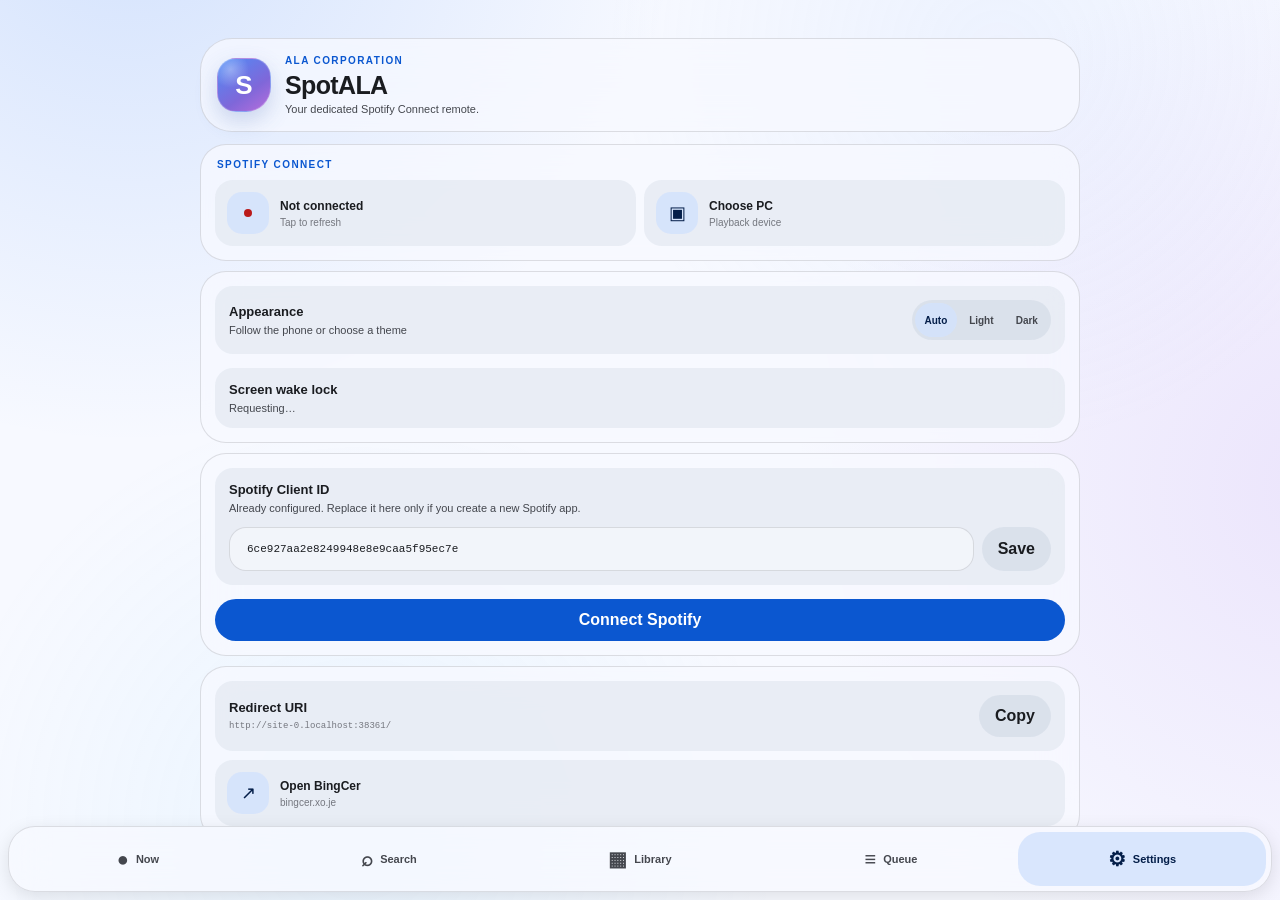
<file: index.html>
<!doctype html>
<html lang="en">
  <head>
    <meta charset="utf-8" />
    <meta
      name="viewport"
      content="width=device-width, initial-scale=1, viewport-fit=cover, user-scalable=no"
    />
    <meta name="theme-color" content="#111318" />
    <meta name="color-scheme" content="dark light" />
    <meta name="mobile-web-app-capable" content="yes" />
    <meta name="application-name" content="SpotALA" />
    <meta
      http-equiv="Content-Security-Policy"
      content="default-src 'self'; script-src 'self'; style-src 'self' 'unsafe-inline'; img-src 'self' data: https:; connect-src https://accounts.spotify.com https://api.spotify.com https://lrclib.net; manifest-src 'self'; worker-src 'self';"
    />
    <title>SpotALA</title>
    <link rel="manifest" href="./manifest.webmanifest" />
    <link rel="icon" href="./icon.svg" type="image/svg+xml" />
    <link rel="apple-touch-icon" href="./icon-192.png" />
    <script src="./ui-theme.js"></script>
    <link rel="stylesheet" href="./style.css" />
    <script src="./lyrics-core.js" defer></script>
    <script src="./app.js" defer></script>
  </head>
  <body>
    <noscript>
      <div class="noscript">This controller needs JavaScript enabled.</div>
    </noscript>

    <section id="appView" class="app-shell">
      <main class="content">
        <section id="nowPanel" class="panel now-panel" data-panel="now">
          <div class="art-wrap">
            <div id="artPlaceholder" class="art-placeholder" aria-hidden="true">
              <span>S</span>
            </div>
            <img id="albumArt" class="album-art" alt="" hidden />
          </div>

          <div class="player-column">
            <div class="track-heading">
              <div class="track-copy">
                <p id="contextLine" class="context-line">SPOTIFY CONNECT REMOTE</p>
                <h2 id="trackTitle">Open Spotify on your PC</h2>
                <p id="trackArtist" class="track-artist">
                  Then choose the PC using the device button.
                </p>
              </div>
              <button
                id="saveButton"
                class="save-button"
                type="button"
                aria-label="Save current item"
                disabled
              >
                ♡
              </button>
            </div>

            <div class="progress-block">
              <input
                id="seekSlider"
                class="range seek-range"
                type="range"
                min="0"
                max="1000"
                value="0"
                aria-label="Playback position"
                disabled
              />
              <div class="time-row">
                <span id="elapsedTime">0:00</span>
                <span id="remainingTime">−0:00</span>
              </div>
            </div>

            <div class="transport" aria-label="Playback controls">
              <button
                id="shuffleButton"
                class="transport-button mode-button"
                type="button"
                aria-label="Shuffle"
                disabled
              >
                ⤨
              </button>
              <button
                id="previousButton"
                class="transport-button"
                type="button"
                aria-label="Previous"
                disabled
              >
                ⏮
              </button>
              <button
                id="playButton"
                class="play-button"
                type="button"
                aria-label="Play"
                disabled
              >
                ▶
              </button>
              <button
                id="nextButton"
                class="transport-button"
                type="button"
                aria-label="Next"
                disabled
              >
                ⏭
              </button>
              <button
                id="repeatButton"
                class="transport-button mode-button"
                type="button"
                aria-label="Repeat"
                disabled
              >
                ↻
              </button>
            </div>

            <div class="volume-row">
              <span aria-hidden="true">−</span>
              <input
                id="volumeSlider"
                class="range"
                type="range"
                min="0"
                max="100"
                value="50"
                aria-label="Volume"
                disabled
              />
              <span aria-hidden="true">＋</span>
              <span id="volumeValue" class="volume-value">50%</span>
            </div>

            <p id="playerHint" class="player-hint">
              This phone sends commands only. The sound stays on your PC.
            </p>
          </div>
        </section>

        <section
          id="searchPanel"
          class="panel list-panel search-panel"
          data-panel="search"
          hidden
        >
          <div class="panel-heading">
            <div>
              <p class="eyebrow">FIND SOMETHING</p>
              <h2>Search</h2>
            </div>
          </div>
          <form id="searchForm" class="search-form">
            <input
              id="searchInput"
              class="text-input"
              type="search"
              autocomplete="off"
              placeholder="Track, album, or playlist"
              aria-label="Search Spotify"
            />
            <button class="primary-button compact" type="submit">Search</button>
          </form>
          <div id="searchResults" class="search-groups">
            <p class="empty-state">
              Search songs, albums, and playlists without opening the full app.
            </p>
          </div>
        </section>

        <section
          id="libraryPanel"
          class="panel list-panel library-panel"
          data-panel="library"
          hidden
        >
          <div class="panel-heading">
            <div>
              <p class="eyebrow">YOUR SPOTIFY</p>
              <h2>Library</h2>
            </div>
            <button id="reloadLibraryButton" class="secondary-button" type="button">
              Reload
            </button>
          </div>

          <div class="library-switcher" role="tablist" aria-label="Library type">
            <button
              class="library-switch active"
              type="button"
              role="tab"
              data-library-target="albums"
              aria-selected="true"
              aria-controls="albumLibrarySection"
            >
              Albums
            </button>
            <button
              class="library-switch"
              type="button"
              role="tab"
              data-library-target="playlists"
              aria-selected="false"
              aria-controls="playlistLibrarySection"
            >
              Playlists
            </button>
          </div>

          <div
            id="albumLibrarySection"
            class="library-section"
            data-library-section="albums"
            role="tabpanel"
          >
            <div id="albumResults" class="media-list">
              <p class="empty-state">Open Library to load your saved albums.</p>
            </div>
          </div>

          <div
            id="playlistLibrarySection"
            class="library-section"
            data-library-section="playlists"
            role="tabpanel"
            hidden
          >
            <div id="playlistResults" class="media-list">
              <p class="empty-state">Open Library to load your playlists.</p>
            </div>
          </div>
        </section>

        <section
          id="queuePanel"
          class="panel list-panel queue-panel"
          data-panel="queue"
          hidden
        >
          <div class="panel-heading">
            <div>
              <p class="eyebrow">COMING UP</p>
              <h2>Queue</h2>
            </div>
            <button id="reloadQueueButton" class="secondary-button" type="button">
              Reload
            </button>
          </div>
          <div id="queueResults" class="media-list">
            <p class="empty-state">Open this tab to load the current queue.</p>
          </div>
        </section>

        <section
          id="settingsPanel"
          class="panel list-panel settings-panel"
          data-panel="settings"
          hidden
        >
          <div class="settings-layout">
            <section class="settings-brand-card" aria-label="SpotALA controller">
              <span class="brand-mark settings-brand-mark" aria-hidden="true">S</span>
              <div>
                <p class="eyebrow">ALA CORPORATION</p>
                <h2>SpotALA</h2>
                <p>Your dedicated Spotify Connect remote.</p>
              </div>
            </section>

            <div class="settings-grid">
              <section class="settings-card settings-connect-card">
                <p class="eyebrow">SPOTIFY CONNECT</p>
                <div class="settings-control-grid">
                  <button id="refreshButton" class="settings-control" type="button">
                    <span class="settings-control-icon" aria-hidden="true">
                      <span id="connectionDot" class="status-dot"></span>
                    </span>
                    <span class="settings-control-copy">
                      <strong id="connectionText">Connecting</strong>
                      <span>Tap to refresh</span>
                    </span>
                  </button>
                  <button id="deviceButton" class="settings-control" type="button">
                    <span class="settings-control-icon" aria-hidden="true">▣</span>
                    <span class="settings-control-copy">
                      <strong id="deviceName">Choose PC</strong>
                      <span>Playback device</span>
                    </span>
                  </button>
                </div>
              </section>

              <section class="settings-card">
                <div class="setting-row">
                  <div>
                    <strong>Appearance</strong>
                    <span>Follow the phone or choose a theme</span>
                  </div>
                  <div class="theme-segment" role="group" aria-label="Appearance">
                    <button
                      class="theme-option"
                      type="button"
                      data-theme-option="auto"
                      aria-label="Use phone theme"
                      aria-pressed="true"
                    >
                      Auto
                    </button>
                    <button
                      class="theme-option"
                      type="button"
                      data-theme-option="light"
                      aria-label="Use light theme"
                      aria-pressed="false"
                    >
                      Light
                    </button>
                    <button
                      class="theme-option"
                      type="button"
                      data-theme-option="dark"
                      aria-label="Use dark theme"
                      aria-pressed="false"
                    >
                      Dark
                    </button>
                  </div>
                </div>

                <div class="setting-row">
                  <div>
                    <strong>Screen wake lock</strong>
                    <span id="wakeStatus">Requesting…</span>
                  </div>
                </div>
              </section>

              <section class="settings-card">
                <div class="setting-row developer-setting">
                  <div>
                    <strong>Spotify Client ID</strong>
                    <span>
                      Already configured. Replace it here only if you create a new
                      Spotify app.
                    </span>
                  </div>
                  <div class="client-id-editor">
                    <input
                      id="clientIdSettingsInput"
                      class="text-input"
                      type="text"
                      inputmode="text"
                      autocomplete="off"
                      autocapitalize="off"
                      spellcheck="false"
                      aria-label="Spotify Client ID"
                    />
                    <button
                      id="saveClientIdButton"
                      class="secondary-button"
                      type="button"
                    >
                      Save
                    </button>
                  </div>
                </div>

                <button
                  id="connectSpotifyButton"
                  class="primary-button full-width"
                  type="button"
                >
                  Connect Spotify
                </button>
              </section>

              <section class="settings-card">
                <div class="setting-row">
                  <div>
                    <strong>Redirect URI</strong>
                    <code id="settingsRedirect">—</code>
                  </div>
                  <button
                    id="copySettingsRedirect"
                    class="secondary-button"
                    type="button"
                  >
                    Copy
                  </button>
                </div>

                <a
                  class="site-link"
                  href="https://bingcer.xo.je"
                  target="_blank"
                  rel="noopener noreferrer"
                >
                  <span class="settings-control-icon" aria-hidden="true">↗</span>
                  <span class="settings-control-copy">
                    <strong>Open BingCer</strong>
                    <span>bingcer.xo.je</span>
                  </span>
                </a>
              </section>

              <section class="settings-card">
                <div class="setting-actions">
                  <button
                    id="disconnectButton"
                    class="secondary-button full-width"
                    type="button"
                  >
                    Disconnect Spotify
                  </button>
                  <button id="resetButton" class="danger-button full-width" type="button">
                    Erase controller setup
                  </button>
                </div>
                <p class="fine-print left">
                  “Disconnect” removes access and refresh tokens from this browser.
                  “Erase” also removes the selected device and any Client ID override.
                </p>
              </section>
            </div>

            <footer class="settings-footer">2026 ALA Corporation</footer>
          </div>
        </section>

      </main>

      <div id="lyricsBackdrop" class="lyrics-backdrop" hidden></div>

      <section
        id="lyricsPanel"
        class="lyrics-panel lyrics-sheet"
        role="dialog"
        aria-modal="true"
        aria-hidden="true"
        aria-labelledby="lyricsTitle"
        hidden
      >
        <div class="sheet-grabber" aria-hidden="true"></div>
          <div class="lyrics-heading">
            <div class="lyrics-track-copy">
              <p class="eyebrow">NOW PLAYING</p>
              <h2 id="lyricsTitle">Lyrics</h2>
              <p id="lyricsArtist" class="lyrics-artist">
                Swipe up while a track is playing.
              </p>
            </div>
            <div class="lyrics-heading-actions">
              <span id="lyricsMode" class="lyrics-mode">WAITING</span>
              <button id="reloadLyricsButton" class="secondary-button" type="button">
                Reload
              </button>
              <button
                id="lyricsSheetClose"
                class="icon-button"
                type="button"
                aria-label="Close lyrics"
              >
                ×
              </button>
            </div>
          </div>
          <div id="lyricsScroller" class="lyrics-scroller" aria-live="polite">
            <p class="lyrics-empty">
              Start a song on the PC. Synced lyrics will follow the playback here.
            </p>
          </div>
          <p class="lyrics-credit">
            Swipe down to close. Tap a synced line to jump there. Lyrics by LRCLIB.
          </p>
      </section>

      <nav class="bottom-nav" aria-label="Controller sections">
        <button class="nav-button active" type="button" data-target="now">
          <span aria-hidden="true">●</span>
          <span>Now</span>
        </button>
        <button class="nav-button" type="button" data-target="search">
          <span aria-hidden="true">⌕</span>
          <span>Search</span>
        </button>
        <button class="nav-button" type="button" data-target="library">
          <span aria-hidden="true">▦</span>
          <span>Library</span>
        </button>
        <button class="nav-button" type="button" data-target="queue">
          <span aria-hidden="true">≡</span>
          <span>Queue</span>
        </button>
        <button class="nav-button" type="button" data-target="settings">
          <span aria-hidden="true">⚙</span>
          <span>Settings</span>
        </button>
      </nav>
    </section>

    <div id="deviceModal" class="modal-backdrop" hidden>
      <section class="modal" role="dialog" aria-modal="true" aria-labelledby="deviceTitle">
        <div class="modal-heading">
          <div>
            <p class="eyebrow">SPOTIFY CONNECT</p>
            <h2 id="deviceTitle">Choose playback device</h2>
          </div>
          <button class="icon-button modal-close" type="button" aria-label="Close">×</button>
        </div>
        <p class="modal-copy">
          Spotify Desktop must already be open. Select your PC to transfer playback.
        </p>
        <div id="deviceList" class="device-list"></div>
        <button id="reloadDevicesButton" class="secondary-button full-width" type="button">
          Scan again
        </button>
      </section>
    </div>

    <div id="toast" class="toast" role="status" aria-live="polite" hidden></div>
  </body>
</html>
</file>
<file: style.css>
:root {
  color-scheme: dark;
  --bg: #111318;
  --bg-soft: #171a20;
  --surface: rgba(31, 35, 42, 0.78);
  --surface-strong: rgba(38, 42, 50, 0.94);
  --surface-container: rgba(47, 51, 60, 0.78);
  --surface-high: rgba(58, 62, 72, 0.82);
  --surface-low: rgba(24, 27, 33, 0.76);
  --outline: rgba(198, 198, 208, 0.2);
  --outline-strong: rgba(216, 216, 228, 0.34);
  --text: #e4e2e9;
  --muted: #c7c5ce;
  --muted-soft: #92949d;
  --primary: #a8c7fa;
  --on-primary: #062e6f;
  --primary-container: rgba(45, 85, 145, 0.68);
  --on-primary-container: #d6e3ff;
  --secondary: #c9b9ef;
  --secondary-container: rgba(78, 61, 112, 0.68);
  --tertiary: #7dd3fc;
  --success: #7fd49b;
  --warning: #f7c76b;
  --danger: #ffb4ab;
  --danger-container: rgba(147, 43, 42, 0.42);
  --scrim: rgba(0, 0, 0, 0.56);
  --track: rgba(199, 197, 206, 0.24);
  --shadow:
    0 12px 32px rgba(0, 0, 0, 0.22),
    0 2px 8px rgba(0, 0, 0, 0.14);
  --safe-top: env(safe-area-inset-top, 0px);
  --safe-bottom: env(safe-area-inset-bottom, 0px);
  --safe-left: env(safe-area-inset-left, 0px);
  --safe-right: env(safe-area-inset-right, 0px);
  --radius-small: 12px;
  --radius-medium: 18px;
  --radius-large: 26px;
  --radius-extra: 32px;
}

:root[data-theme="light"] {
  color-scheme: light;
  --bg: #f7f9ff;
  --bg-soft: #eef3fb;
  --surface: rgba(247, 249, 255, 0.76);
  --surface-strong: rgba(250, 250, 255, 0.94);
  --surface-container: rgba(228, 233, 242, 0.78);
  --surface-high: rgba(216, 223, 234, 0.84);
  --surface-low: rgba(245, 247, 253, 0.76);
  --outline: rgba(68, 71, 78, 0.16);
  --outline-strong: rgba(68, 71, 78, 0.28);
  --text: #1a1c20;
  --muted: #44474e;
  --muted-soft: #74777f;
  --primary: #0b57d0;
  --on-primary: #ffffff;
  --primary-container: rgba(211, 227, 253, 0.84);
  --on-primary-container: #041e49;
  --secondary: #66558f;
  --secondary-container: rgba(232, 221, 255, 0.82);
  --tertiary: #00658a;
  --success: #146c2e;
  --warning: #7a5900;
  --danger: #ba1a1a;
  --danger-container: rgba(255, 218, 214, 0.82);
  --scrim: rgba(25, 28, 34, 0.36);
  --track: rgba(68, 71, 78, 0.2);
  --shadow:
    0 12px 32px rgba(35, 48, 68, 0.12),
    0 2px 8px rgba(35, 48, 68, 0.08);
}

* {
  box-sizing: border-box;
  -webkit-tap-highlight-color: transparent;
}

html,
body {
  width: 100%;
  min-height: 100%;
  margin: 0;
  overflow: hidden;
  background:
    radial-gradient(circle at 10% -12%, rgba(66, 133, 244, 0.2), transparent 36%),
    radial-gradient(circle at 104% 54%, rgba(174, 120, 235, 0.16), transparent 38%),
    var(--bg);
  color: var(--text);
  font-family: "Google Sans", "Roboto", "Segoe UI", Arial, sans-serif;
}

body {
  overscroll-behavior: none;
  transition:
    background-color 220ms ease,
    color 220ms ease;
}

body::before {
  position: fixed;
  z-index: -1;
  inset: 0;
  background:
    radial-gradient(circle at 28% 92%, rgba(125, 211, 252, 0.1), transparent 34%),
    radial-gradient(circle at 78% 6%, rgba(168, 199, 250, 0.12), transparent 30%);
  content: "";
  pointer-events: none;
}

button,
input,
summary {
  font: inherit;
}

button {
  color: inherit;
  -webkit-user-select: none;
  user-select: none;
}

button:focus-visible,
input:focus-visible,
summary:focus-visible,
[role="button"]:focus-visible {
  outline: 3px solid rgba(168, 199, 250, 0.68);
  outline-offset: 3px;
}

button:disabled {
  cursor: default;
  opacity: 0.38;
}

[hidden] {
  display: none !important;
}

h1,
h2,
p {
  margin-top: 0;
}

h1,
h2 {
  color: var(--text);
  font-weight: 650;
  letter-spacing: -0.025em;
}

h1 {
  margin-bottom: 0;
  font-size: clamp(28px, 5vw, 42px);
}

h2 {
  margin-bottom: 6px;
  font-size: clamp(24px, 3vw, 34px);
}

.eyebrow,
.context-line {
  margin: 0 0 5px;
  color: var(--primary);
  font-size: 10px;
  font-weight: 700;
  letter-spacing: 0.14em;
}

.noscript {
  position: fixed;
  z-index: 100;
  inset: 0;
  display: grid;
  place-items: center;
  padding: 24px;
  background: var(--bg);
}

.brand-mark {
  display: grid;
  width: 56px;
  height: 56px;
  flex: 0 0 auto;
  place-items: center;
  border: 1px solid rgba(255, 255, 255, 0.24);
  border-radius: 19px 19px 27px 19px;
  background:
    radial-gradient(circle at 24% 20%, rgba(255, 255, 255, 0.35), transparent 32%),
    linear-gradient(145deg, #4f8df7, #7f67d9 62%, #b76edc);
  color: #ffffff;
  font-size: 28px;
  font-weight: 760;
  box-shadow: 0 9px 22px rgba(66, 105, 180, 0.24);
}

.brand-mark.small {
  width: 38px;
  height: 38px;
  border-radius: 13px 13px 18px 13px;
  font-size: 19px;
}

.player-column,
.modal,
.lyrics-sheet {
  border: 1px solid var(--outline);
  background: var(--surface);
  box-shadow: var(--shadow);
}

.modal-copy {
  margin-bottom: 0;
  color: var(--muted);
  line-height: 1.5;
}

code {
  display: block;
  min-width: 0;
  overflow-wrap: anywhere;
  color: var(--text);
  font-family: "Roboto Mono", "Courier New", monospace;
  font-size: 12px;
}

.text-input {
  width: 100%;
  min-height: 50px;
  padding: 0 17px;
  border: 1px solid var(--outline);
  border-radius: 17px;
  background: var(--surface-low);
  color: var(--text);
}

.text-input::placeholder {
  color: var(--muted-soft);
}

.text-input:focus {
  border-color: var(--primary);
  box-shadow: 0 0 0 3px rgba(168, 199, 250, 0.16);
}

.primary-button,
.secondary-button,
.danger-button,
.mini-button,
.library-switch {
  min-height: 42px;
  border: 0;
  border-radius: 999px;
  font-weight: 650;
  cursor: pointer;
  transition:
    transform 120ms ease,
    background-color 160ms ease;
}

.primary-button {
  width: 100%;
  margin-top: 14px;
  padding: 0 20px;
  background: var(--primary);
  color: var(--on-primary);
}

.primary-button.compact {
  width: auto;
  min-width: 98px;
  margin: 0;
}

.secondary-button,
.mini-button {
  padding: 0 16px;
  background: var(--surface-high);
  color: var(--text);
}

.danger-button {
  padding: 0 16px;
  background: var(--danger-container);
  color: var(--danger);
}

.primary-button:active,
.secondary-button:active,
.danger-button:active,
.mini-button:active {
  transform: scale(0.96);
}

.full-width {
  width: 100%;
}

.fine-print {
  margin: 17px auto 0;
  color: var(--muted-soft);
  font-size: 11px;
  line-height: 1.5;
  text-align: center;
}

.fine-print.left {
  text-align: left;
}

.app-shell {
  position: fixed;
  inset: 0;
  display: grid;
  grid-template-rows: minmax(0, 1fr) auto;
  min-height: 0;
}

.icon-button,
.transport-button,
.play-button,
.save-button,
.nav-button,
.sheet-dismiss,
.settings-control {
  border: 0;
  background: transparent;
  cursor: pointer;
}

.status-dot {
  width: 8px;
  height: 8px;
  flex: 0 0 auto;
  border-radius: 50%;
  background: var(--warning);
}

.status-dot.online {
  background: var(--success);
}

.status-dot.error {
  background: var(--danger);
}

.icon-button {
  display: grid;
  width: 42px;
  height: 42px;
  flex: 0 0 auto;
  place-items: center;
  border-radius: 50%;
  background: var(--surface-container);
  color: var(--text);
  font-size: 19px;
}

.icon-button:active,
.nav-button:active,
.settings-control:active,
.site-link:active {
  transform: scale(0.94);
}

.content {
  min-height: 0;
  overflow: hidden;
}

.panel {
  width: 100%;
  height: 100%;
  min-height: 0;
}

.now-panel {
  display: grid;
  grid-template-columns: minmax(190px, 42vh) minmax(280px, 1fr);
  gap: clamp(20px, 4vw, 52px);
  align-items: center;
  max-width: 1140px;
  margin: 0 auto;
  padding: clamp(16px, 3vh, 30px) clamp(20px, 5vw, 64px);
  touch-action: pan-x;
}

.art-wrap {
  position: relative;
  width: 100%;
  aspect-ratio: 1;
  overflow: hidden;
  border: 1px solid var(--outline);
  border-radius: var(--radius-extra);
  background: var(--surface-container);
  box-shadow: var(--shadow);
}

.art-placeholder,
.album-art {
  position: absolute;
  inset: 0;
  width: 100%;
  height: 100%;
}

.art-placeholder {
  display: grid;
  place-items: center;
  background:
    radial-gradient(circle at 24% 18%, rgba(255, 255, 255, 0.26), transparent 30%),
    radial-gradient(circle at 78% 84%, rgba(125, 211, 252, 0.42), transparent 34%),
    linear-gradient(145deg, #4285f4, #6c63d9 58%, #b56ddd);
}

.art-placeholder span {
  display: grid;
  width: 40%;
  aspect-ratio: 1;
  place-items: center;
  border: 3px solid rgba(255, 255, 255, 0.62);
  border-radius: 30% 30% 42% 30%;
  color: #ffffff;
  font-size: clamp(40px, 8vw, 84px);
  font-weight: 740;
}

.album-art {
  object-fit: cover;
}

.player-column {
  min-width: 0;
  max-height: 100%;
  overflow-y: auto;
  padding: clamp(20px, 3vw, 32px);
  border-radius: var(--radius-extra);
  scrollbar-width: none;
}

.player-column::-webkit-scrollbar {
  display: none;
}

.track-heading {
  display: flex;
  align-items: flex-start;
  gap: 12px;
}

.track-copy {
  min-width: 0;
  flex: 1;
}

.track-copy h2 {
  max-width: 100%;
  margin: 0;
  overflow: hidden;
  font-size: clamp(28px, 4vw, 48px);
  line-height: 1.04;
  text-overflow: ellipsis;
  white-space: nowrap;
}

.track-artist {
  margin: 7px 0 0;
  overflow: hidden;
  color: var(--muted);
  font-size: clamp(14px, 1.8vw, 19px);
  text-overflow: ellipsis;
  white-space: nowrap;
}

.save-button {
  width: 48px;
  height: 48px;
  flex: 0 0 auto;
  border-radius: 50%;
  background: var(--surface-container);
  color: var(--muted);
  font-size: 30px;
}

.save-button.saved {
  background: var(--primary-container);
  color: var(--on-primary-container);
}

.progress-block {
  margin-top: clamp(22px, 4vh, 36px);
}

.range {
  width: 100%;
  height: 24px;
  margin: 0;
  appearance: none;
  -webkit-appearance: none;
  background: transparent;
  cursor: pointer;
}

.range::-webkit-slider-runnable-track {
  height: 6px;
  border-radius: 999px;
  background: linear-gradient(
    to right,
    var(--primary) 0%,
    var(--primary) var(--range-fill, 0%),
    var(--track) var(--range-fill, 0%),
    var(--track) 100%
  );
}

.range::-webkit-slider-thumb {
  width: 18px;
  height: 18px;
  margin-top: -6px;
  appearance: none;
  -webkit-appearance: none;
  border: 0;
  border-radius: 50%;
  background: var(--primary);
  box-shadow: 0 2px 6px rgba(0, 0, 0, 0.26);
}

.time-row {
  display: flex;
  justify-content: space-between;
  margin-top: -2px;
  color: var(--muted-soft);
  font-size: 10px;
  font-variant-numeric: tabular-nums;
}

.transport {
  display: flex;
  align-items: center;
  justify-content: center;
  gap: clamp(12px, 3vw, 26px);
  margin-top: clamp(12px, 2.5vh, 22px);
}

.transport-button {
  display: grid;
  width: 46px;
  height: 46px;
  place-items: center;
  border-radius: 50%;
  color: var(--text);
  font-size: 25px;
}

.transport-button:active {
  background: var(--surface-container);
}

.mode-button {
  color: var(--muted-soft);
  font-size: 21px;
}

.mode-button.active {
  background: var(--primary-container);
  color: var(--on-primary-container);
}

.play-button {
  display: grid;
  width: 66px;
  height: 66px;
  flex: 0 0 auto;
  place-items: center;
  padding: 0;
  border-radius: 50%;
  background: var(--primary);
  color: var(--on-primary);
  font-size: 27px;
  line-height: 1;
  box-shadow: 0 8px 20px rgba(40, 84, 150, 0.24);
}

.play-button:active {
  transform: scale(0.93);
}

.volume-row {
  display: grid;
  grid-template-columns: auto 1fr auto 40px;
  gap: 8px;
  align-items: center;
  margin-top: clamp(16px, 3vh, 25px);
  color: var(--muted);
}

.volume-value {
  color: var(--muted-soft);
  font-size: 10px;
  font-variant-numeric: tabular-nums;
  text-align: right;
}

.player-hint {
  min-height: 15px;
  margin: 7px 0 0;
  color: var(--muted-soft);
  font-size: 10px;
  line-height: 1.4;
  text-align: center;
}

.bottom-nav {
  position: relative;
  z-index: 20;
  display: flex;
  min-height: 66px;
  gap: 3px;
  margin:
    0
    calc(8px + var(--safe-right))
    calc(8px + var(--safe-bottom))
    calc(8px + var(--safe-left));
  padding: 5px;
  border: 1px solid var(--outline);
  border-radius: 27px;
  background: var(--surface);
  box-shadow: 0 5px 18px rgba(0, 0, 0, 0.1);
  overflow-x: auto;
  overflow-y: hidden;
  overscroll-behavior: contain;
  scrollbar-width: none;
  -webkit-overflow-scrolling: touch;
}

.bottom-nav::-webkit-scrollbar {
  display: none;
}

.nav-button {
  display: flex;
  min-width: 78px;
  min-height: 54px;
  flex: 1 0 78px;
  align-items: center;
  justify-content: center;
  gap: 7px;
  border-radius: 22px;
  color: var(--muted);
  font-size: 11px;
  font-weight: 650;
  transition:
    transform 120ms ease,
    background-color 160ms ease;
}

.nav-button span:first-child {
  font-size: 20px;
}

.nav-button.active {
  background: var(--primary-container);
  color: var(--on-primary-container);
}

.list-panel {
  overflow-y: auto;
  overscroll-behavior: contain;
  padding: clamp(18px, 4vw, 38px);
  scrollbar-color: var(--outline-strong) transparent;
  scrollbar-width: thin;
}

.panel-heading,
.modal-heading {
  display: flex;
  align-items: flex-start;
  justify-content: space-between;
  gap: 14px;
}

.panel-heading {
  max-width: 1040px;
  margin: 0 auto 16px;
}

.panel-heading h2,
.modal-heading h2 {
  margin-bottom: 0;
}

.search-form {
  display: flex;
  max-width: 1040px;
  margin: 0 auto 17px;
  gap: 9px;
}

.library-switcher {
  display: grid;
  width: min(360px, 100%);
  grid-template-columns: repeat(2, 1fr);
  gap: 4px;
  margin: 0 auto 17px;
  padding: 4px;
  border-radius: 999px;
  background: var(--surface-container);
}

.library-switch {
  min-height: 42px;
  padding: 0 18px;
  background: transparent;
  color: var(--muted);
}

.library-switch.active {
  background: var(--primary-container);
  color: var(--on-primary-container);
}

.library-section {
  max-width: 1040px;
  margin: 0 auto;
}

.media-list {
  display: grid;
  max-width: 1040px;
  margin: 0 auto;
  gap: 8px;
}

.search-groups {
  display: grid;
  max-width: 1040px;
  margin: 0 auto;
  gap: 20px;
}

.search-group {
  min-width: 0;
}

.search-group-heading {
  display: flex;
  align-items: center;
  justify-content: space-between;
  margin: 0 4px 8px;
}

.search-group-heading h3 {
  margin: 0;
  color: var(--text);
  font-size: 16px;
  font-weight: 650;
}

.search-group-heading span {
  display: grid;
  min-width: 26px;
  height: 26px;
  place-items: center;
  border-radius: 999px;
  background: var(--surface-container);
  color: var(--muted);
  font-size: 10px;
  font-weight: 700;
}

.media-item {
  display: grid;
  grid-template-columns: 54px minmax(0, 1fr) auto;
  min-height: 68px;
  align-items: center;
  gap: 11px;
  padding: 7px 9px 7px 7px;
  border: 1px solid var(--outline);
  border-radius: var(--radius-medium);
  background: var(--surface);
  transition:
    transform 120ms ease,
    background-color 160ms ease;
}

.media-item.current {
  border-color: var(--primary);
  background: var(--primary-container);
}

.media-thumb,
.media-thumb-placeholder {
  width: 54px;
  height: 54px;
  border-radius: 14px;
  object-fit: cover;
  background: var(--surface-high);
}

.media-thumb-placeholder {
  display: grid;
  place-items: center;
  color: var(--primary);
  font-size: 21px;
  font-weight: 720;
}

.media-copy {
  min-width: 0;
}

.media-title,
.media-subtitle {
  overflow: hidden;
  text-overflow: ellipsis;
  white-space: nowrap;
}

.media-title {
  color: var(--text);
  font-size: 14px;
  font-weight: 650;
}

.media-subtitle {
  margin-top: 4px;
  color: var(--muted-soft);
  font-size: 11px;
}

.media-actions {
  display: flex;
  gap: 6px;
}

.mini-button {
  min-width: 42px;
  min-height: 38px;
  padding: 0 12px;
  font-size: 11px;
}

.mini-button.play {
  background: var(--primary-container);
  color: var(--on-primary-container);
}

.queue-playable {
  cursor: pointer;
}

.queue-playable::after {
  display: grid;
  width: 38px;
  height: 38px;
  place-items: center;
  border-radius: 50%;
  background: var(--primary-container);
  color: var(--on-primary-container);
  content: "▶";
  font-size: 12px;
}

.queue-playable:active {
  transform: scale(0.985);
  background: var(--surface-high);
}

.queue-busy {
  opacity: 0.56;
  pointer-events: none;
}

.empty-state {
  padding: 34px 18px;
  border: 1px dashed var(--outline-strong);
  border-radius: var(--radius-large);
  background: var(--surface-low);
  color: var(--muted);
  line-height: 1.5;
  text-align: center;
}

.lyrics-backdrop {
  position: fixed;
  z-index: 55;
  inset: 0;
  background: var(--scrim);
  opacity: 0;
  transition: opacity 220ms ease;
}

.lyrics-backdrop.open {
  opacity: 1;
}

.lyrics-sheet {
  position: fixed;
  z-index: 60;
  right: calc(10px + var(--safe-right));
  bottom: calc(10px + var(--safe-bottom));
  left: calc(10px + var(--safe-left));
  display: grid;
  height: min(86vh, 760px);
  grid-template-rows: auto auto minmax(0, 1fr) auto;
  overflow: hidden;
  padding: 8px clamp(18px, 4vw, 42px) 10px;
  border-radius: 34px;
  background:
    radial-gradient(circle at 10% 0%, rgba(168, 199, 250, 0.16), transparent 34%),
    var(--surface-strong);
  opacity: 0;
  transform: translateY(calc(100% + 20px));
  transition:
    transform 240ms cubic-bezier(0.2, 0, 0, 1),
    opacity 180ms ease;
}

.lyrics-sheet.open {
  opacity: 1;
  transform: translateY(0);
}

.sheet-grabber {
  width: 46px;
  height: 5px;
  margin: 3px auto 8px;
  border-radius: 999px;
  background: var(--outline-strong);
}

.lyrics-heading {
  display: flex;
  align-items: flex-start;
  justify-content: space-between;
  gap: 15px;
  padding-bottom: 11px;
  border-bottom: 1px solid var(--outline);
}

.lyrics-track-copy {
  min-width: 0;
}

.lyrics-track-copy h2,
.lyrics-artist {
  overflow: hidden;
  text-overflow: ellipsis;
  white-space: nowrap;
}

.lyrics-track-copy h2 {
  margin-bottom: 3px;
  font-size: clamp(25px, 3.6vw, 38px);
}

.lyrics-artist {
  margin: 0;
  color: var(--muted);
  font-size: 12px;
}

.lyrics-heading-actions {
  display: flex;
  flex: 0 0 auto;
  align-items: center;
  gap: 7px;
}

.lyrics-mode {
  padding: 7px 11px;
  border-radius: 999px;
  background: var(--primary-container);
  color: var(--on-primary-container);
  font-size: 9px;
  font-weight: 750;
  letter-spacing: 0.08em;
}

.lyrics-scroller {
  min-height: 0;
  overflow-y: auto;
  overscroll-behavior: contain;
  padding: clamp(24px, 5vh, 48px) 4% 36vh 1%;
  scroll-behavior: smooth;
  scrollbar-color: var(--outline-strong) transparent;
  scrollbar-width: thin;
}

.lyric-line {
  overflow-wrap: anywhere;
}

button.lyric-line {
  display: block;
  width: 100%;
  border: 0;
  background: transparent;
  text-align: left;
}

.lyric-line.synced {
  margin: 0;
  padding: 8px 0;
  color: var(--muted-soft);
  font-size: clamp(22px, 3.4vw, 38px);
  font-weight: 690;
  line-height: 1.18;
  opacity: 0.58;
  transform-origin: left center;
  transition:
    color 180ms ease,
    opacity 180ms ease,
    transform 180ms ease;
}

.lyric-line.synced.past {
  opacity: 0.34;
}

.lyric-line.synced.active {
  color: var(--text);
  opacity: 1;
  transform: scale(1.02);
}

.lyric-line.plain {
  margin: 0;
  padding: 5px 0;
  color: var(--text);
  font-size: clamp(18px, 2.6vw, 28px);
  font-weight: 620;
  line-height: 1.38;
}

.lyric-line.plain.gap {
  min-height: 22px;
}

.lyrics-empty {
  max-width: 600px;
  margin: clamp(28px, 9vh, 84px) auto 0;
  color: var(--muted);
  font-size: clamp(15px, 2vw, 20px);
  line-height: 1.5;
  text-align: center;
}

.lyrics-credit {
  margin: 0;
  padding: 7px 0 1px;
  color: var(--muted-soft);
  font-size: 9px;
  text-align: center;
}

.modal-backdrop {
  position: fixed;
  z-index: 80;
  inset: 0;
  display: grid;
  place-items: center;
  padding: 18px;
  background: var(--scrim);
}

.modal {
  width: min(520px, 100%);
  max-height: min(720px, calc(100vh - 36px));
  overflow-y: auto;
  padding: 23px;
  border-radius: var(--radius-extra);
  background: var(--surface-strong);
}

.modal-copy {
  margin: 13px 0 17px;
  font-size: 13px;
}

.modal-close {
  font-size: 25px;
}

.device-list {
  display: grid;
  gap: 8px;
  margin-bottom: 13px;
}

.device-option {
  display: grid;
  grid-template-columns: 40px minmax(0, 1fr) auto;
  min-height: 60px;
  align-items: center;
  gap: 10px;
  padding: 8px 11px;
  border: 1px solid var(--outline);
  border-radius: var(--radius-medium);
  background: var(--surface-container);
  color: var(--text);
  cursor: pointer;
}

.device-option.active {
  border-color: var(--primary);
  background: var(--primary-container);
}

.device-icon {
  display: grid;
  width: 38px;
  height: 38px;
  place-items: center;
  border-radius: 14px;
  background: var(--surface-high);
}

.device-copy {
  min-width: 0;
}

.device-copy strong,
.device-copy span {
  display: block;
  overflow: hidden;
  text-overflow: ellipsis;
  white-space: nowrap;
}

.device-copy strong {
  font-size: 13px;
}

.device-copy span,
.device-state {
  margin-top: 3px;
  color: var(--muted-soft);
  font-size: 10px;
}

.device-state {
  color: var(--success);
  font-weight: 700;
}

.settings-layout {
  display: grid;
  width: min(880px, 100%);
  min-height: 100%;
  align-content: start;
  gap: 12px;
  margin: 0 auto;
}

.settings-brand-card,
.settings-card {
  border: 1px solid var(--outline);
  background: var(--surface);
}

.settings-brand-card {
  display: flex;
  align-items: center;
  gap: 14px;
  padding: 16px;
  border-radius: var(--radius-extra);
}

.settings-brand-mark {
  width: 54px;
  height: 54px;
  flex: 0 0 auto;
  border-radius: 19px 19px 25px 19px;
  font-size: 26px;
}

.settings-brand-card h2 {
  margin: 0;
  font-size: 25px;
}

.settings-brand-card p:last-child {
  margin: 3px 0 0;
  color: var(--muted);
  font-size: 11px;
}

.settings-grid {
  display: grid;
  gap: 10px;
}

.settings-card {
  min-width: 0;
  padding: 14px;
  border-radius: var(--radius-large);
}

.settings-card > .eyebrow {
  margin: 0 2px 10px;
}

.settings-control-grid {
  display: grid;
  grid-template-columns: repeat(2, minmax(0, 1fr));
  gap: 8px;
}

.settings-control,
.site-link {
  display: flex;
  min-width: 0;
  min-height: 66px;
  align-items: center;
  gap: 11px;
  padding: 9px 12px;
  border-radius: var(--radius-medium);
  background: var(--surface-container);
  color: var(--text);
  text-align: left;
  text-decoration: none;
  transition:
    transform 120ms ease,
    background-color 160ms ease;
}

.settings-control-icon {
  display: grid;
  width: 42px;
  height: 42px;
  flex: 0 0 auto;
  place-items: center;
  border-radius: 15px;
  background: var(--primary-container);
  color: var(--on-primary-container);
  font-size: 18px;
}

.settings-control-copy {
  min-width: 0;
}

.settings-control-copy strong,
.settings-control-copy span {
  display: block;
  overflow: hidden;
  text-overflow: ellipsis;
  white-space: nowrap;
}

.settings-control-copy strong {
  color: var(--text);
  font-size: 12px;
}

.settings-control-copy span {
  margin-top: 4px;
  color: var(--muted-soft);
  font-size: 10px;
}

.site-link {
  margin-top: 9px;
}

.settings-footer {
  padding: 7px 0 calc(3px + var(--safe-bottom));
  color: var(--muted-soft);
  font-size: 10px;
  text-align: center;
}

.setting-row {
  display: flex;
  align-items: center;
  justify-content: space-between;
  gap: 13px;
  margin-top: 14px;
  padding: 14px;
  border-radius: var(--radius-medium);
  background: var(--surface-container);
}

.settings-card .setting-row:first-child {
  margin-top: 0;
}

.settings-card .setting-actions {
  margin-top: 0;
}

.setting-row code {
  display: block;
  max-width: min(460px, 60vw);
  overflow: hidden;
  color: var(--muted-soft);
  font-size: 9px;
  line-height: 1.4;
  text-overflow: ellipsis;
  white-space: nowrap;
}

.setting-row > div {
  min-width: 0;
}

.developer-setting {
  align-items: stretch;
  flex-direction: column;
}

.client-id-editor {
  display: grid;
  grid-template-columns: minmax(0, 1fr) auto;
  gap: 8px;
}

.client-id-editor .text-input {
  min-height: 44px;
  font-family: "Roboto Mono", "Courier New", monospace;
  font-size: 11px;
}

.setting-row strong,
.setting-row span {
  display: block;
}

.setting-row strong {
  margin-bottom: 5px;
  font-size: 13px;
}

.setting-row span {
  color: var(--muted);
  font-size: 11px;
}

.setting-actions {
  display: grid;
  gap: 9px;
  margin-top: 17px;
}

.theme-segment {
  display: grid;
  min-width: 190px;
  grid-template-columns: repeat(3, 1fr);
  gap: 3px;
  padding: 3px;
  border-radius: 999px;
  background: var(--surface-high);
}

.theme-option {
  min-height: 34px;
  padding: 0 9px;
  border: 0;
  border-radius: 999px;
  background: transparent;
  color: var(--muted);
  font-size: 10px;
  font-weight: 650;
  cursor: pointer;
}

.theme-option.active {
  background: var(--primary-container);
  color: var(--on-primary-container);
}

.toast {
  position: fixed;
  z-index: 100;
  left: 50%;
  bottom: calc(82px + var(--safe-bottom));
  max-width: min(440px, calc(100vw - 28px));
  transform: translateX(-50%);
  padding: 11px 17px;
  border: 1px solid var(--outline);
  border-radius: 999px;
  background: var(--surface-strong);
  color: var(--text);
  box-shadow: var(--shadow);
  font-size: 11px;
  line-height: 1.4;
  text-align: center;
}

.list-panel::-webkit-scrollbar,
.lyrics-scroller::-webkit-scrollbar,
.modal::-webkit-scrollbar {
  width: 5px;
}

.list-panel::-webkit-scrollbar-thumb,
.lyrics-scroller::-webkit-scrollbar-thumb,
.modal::-webkit-scrollbar-thumb {
  border-radius: 999px;
  background: var(--outline-strong);
}

@supports ((-webkit-backdrop-filter: blur(1px)) or (backdrop-filter: blur(1px))) {
  .bottom-nav,
  .player-column,
  .media-item,
  .settings-brand-card,
  .settings-card,
  .modal,
  .lyrics-sheet,
  .toast {
    -webkit-backdrop-filter: blur(18px) saturate(1.28);
    backdrop-filter: blur(18px) saturate(1.28);
  }
}

@media (max-width: 760px) and (orientation: portrait) {
  .now-panel {
    grid-template-columns: 1fr;
    gap: 15px;
    align-content: start;
    overflow-y: auto;
    padding: 14px 18px 20px;
  }

  .art-wrap {
    width: min(62vw, 300px);
    margin: 0 auto;
    border-radius: 27px;
  }

  .player-column {
    width: 100%;
    padding: 19px 17px;
    border-radius: 28px;
  }

  .track-heading,
  .track-artist,
  .context-line {
    text-align: center;
  }

  .track-copy h2 {
    font-size: clamp(25px, 7.5vw, 38px);
  }

  .bottom-nav {
    margin-inline: 7px;
  }

  .list-panel {
    padding: 17px 13px;
  }

  .lyrics-sheet {
    right: calc(7px + var(--safe-right));
    bottom: calc(7px + var(--safe-bottom));
    left: calc(7px + var(--safe-left));
    height: 88vh;
    padding-inline: 16px;
    border-radius: 30px;
  }

  .lyrics-heading-actions {
    gap: 5px;
  }

  .lyrics-heading-actions .secondary-button {
    padding-inline: 12px;
  }

  @supports ((-webkit-backdrop-filter: blur(1px)) or (backdrop-filter: blur(1px))) {
    .media-item {
      -webkit-backdrop-filter: none;
      backdrop-filter: none;
    }
  }
}

@media (orientation: landscape) and (max-height: 600px) {
  .app-shell {
    grid-template-columns: calc(76px + var(--safe-left)) minmax(0, 1fr);
    grid-template-rows: minmax(0, 1fr);
  }

  .content {
    grid-column: 2;
    grid-row: 1;
  }

  .bottom-nav {
    grid-column: 1;
    grid-row: 1;
    flex-direction: column;
    min-height: 0;
    gap: 3px;
    margin:
      calc(6px + var(--safe-top))
      3px
      calc(6px + var(--safe-bottom))
      calc(6px + var(--safe-left));
    padding: 5px;
    border-radius: 28px;
    overflow-x: hidden;
    overflow-y: auto;
  }

  .nav-button {
    width: 100%;
    min-width: 0;
    min-height: 62px;
    flex: 0 0 62px;
    flex-direction: column;
    gap: 3px;
    border-radius: 22px;
    font-size: 8.5px;
  }

  .nav-button span:first-child {
    font-size: 20px;
  }

  .now-panel {
    grid-template-columns: minmax(150px, 50vh) minmax(270px, 1fr);
    gap: clamp(14px, 3vw, 28px);
    max-width: 980px;
    padding: 10px 17px 10px 14px;
  }

  .art-wrap {
    max-width: 250px;
    border-radius: 26px;
  }

  .player-column {
    padding: 15px 19px 13px;
    border-radius: 27px;
  }

  .track-copy h2 {
    font-size: clamp(22px, 4.2vw, 32px);
  }

  .track-artist {
    margin-top: 4px;
    font-size: 12px;
  }

  .save-button {
    width: 39px;
    height: 39px;
    font-size: 24px;
  }

  .progress-block {
    margin-top: 14px;
  }

  .range {
    height: 24px;
  }

  .transport {
    gap: clamp(10px, 3vw, 21px);
    margin-top: 8px;
  }

  .transport-button {
    width: 43px;
    height: 43px;
    font-size: 22px;
  }

  .mode-button {
    font-size: 18px;
  }

  .play-button {
    width: 58px;
    height: 58px;
    border-radius: 50%;
    font-size: 24px;
  }

  .volume-row {
    margin-top: 10px;
  }

  .player-hint {
    display: none;
  }

  .list-panel {
    padding: 9px 13px 12px;
  }

  .panel-heading {
    margin-bottom: 7px;
  }

  .panel-heading h2 {
    font-size: 26px;
  }

  .panel-heading .eyebrow {
    margin-bottom: 1px;
  }

  .search-form {
    margin-bottom: 8px;
  }

  .text-input {
    min-height: 42px;
  }

  .library-switcher {
    width: 300px;
    margin-bottom: 8px;
  }

  .library-switch {
    min-height: 36px;
  }

  .search-panel .media-list,
  .library-panel .media-list {
    grid-template-columns: repeat(2, minmax(0, 1fr));
  }

  .search-groups {
    gap: 13px;
  }

  .search-group-heading {
    margin-bottom: 6px;
  }

  .media-item {
    min-height: 58px;
    grid-template-columns: 46px minmax(0, 1fr) auto;
    padding: 5px 7px 5px 5px;
    border-radius: 16px;
  }

  .media-thumb,
  .media-thumb-placeholder {
    width: 46px;
    height: 46px;
    border-radius: 12px;
  }

  .media-title {
    font-size: 12px;
  }

  .media-subtitle {
    font-size: 9px;
  }

  .mini-button {
    min-height: 34px;
    padding-inline: 9px;
    font-size: 9px;
  }

  .queue-playable::after {
    width: 34px;
    height: 34px;
  }

  .lyrics-sheet {
    right: calc(7px + var(--safe-right));
    bottom: calc(7px + var(--safe-bottom));
    left: calc(84px + var(--safe-left));
    height: calc(100vh - 14px - var(--safe-top) - var(--safe-bottom));
    padding: 6px 18px 8px;
    border-radius: 29px;
  }

  .sheet-grabber {
    margin-bottom: 4px;
  }

  .lyrics-heading {
    padding-bottom: 6px;
  }

  .lyrics-track-copy h2 {
    font-size: 24px;
  }

  .lyrics-scroller {
    padding-top: 16px;
    padding-bottom: 38vh;
  }

  .lyric-line.synced {
    padding-block: 5px;
    font-size: clamp(19px, 3vw, 29px);
  }

  .lyrics-credit {
    padding-top: 4px;
  }

  .toast {
    bottom: calc(12px + var(--safe-bottom));
  }

  .modal {
    max-height: calc(100vh - 20px);
    padding: 17px;
    border-radius: 27px;
  }

  .setting-row {
    margin-top: 9px;
    padding: 10px 12px;
  }

  .settings-layout {
    gap: 9px;
  }

  .settings-brand-card {
    padding: 11px 13px;
    border-radius: 25px;
  }

  .settings-brand-mark {
    width: 46px;
    height: 46px;
    border-radius: 16px 16px 21px 16px;
    font-size: 22px;
  }

  .settings-brand-card h2 {
    font-size: 22px;
  }

  .settings-card {
    padding: 11px;
    border-radius: 22px;
  }

  .settings-control {
    min-height: 60px;
  }

  .settings-control-icon {
    width: 39px;
    height: 39px;
  }

  .setting-actions {
    margin-top: 11px;
  }

  @supports ((-webkit-backdrop-filter: blur(1px)) or (backdrop-filter: blur(1px))) {
    .media-item {
      -webkit-backdrop-filter: none;
      backdrop-filter: none;
    }
  }
}

@media (max-width: 540px) {
  .search-form {
    flex-direction: column;
  }

  .primary-button.compact {
    width: 100%;
  }

  .media-item {
    grid-template-columns: 48px minmax(0, 1fr);
  }

  .media-thumb,
  .media-thumb-placeholder {
    width: 48px;
    height: 48px;
  }

  .media-actions {
    grid-column: 1 / -1;
    justify-content: flex-end;
  }

  .queue-playable {
    grid-template-columns: 48px minmax(0, 1fr) 38px;
  }

  .queue-playable::after {
    grid-column: 3;
    grid-row: 1;
  }

  .setting-row {
    align-items: stretch;
    flex-direction: column;
  }

  .theme-segment {
    width: 100%;
    min-width: 0;
  }
}

@media (max-width: 370px) {
  .nav-button {
    gap: 3px;
    font-size: 9px;
  }

  .nav-button span:first-child {
    font-size: 16px;
  }

  .lyrics-heading-actions .lyrics-mode {
    display: none;
  }
}

@media (prefers-reduced-motion: reduce) {
  *,
  *::before,
  *::after {
    scroll-behavior: auto !important;
    transition-duration: 0.01ms !important;
  }
}
</file>
